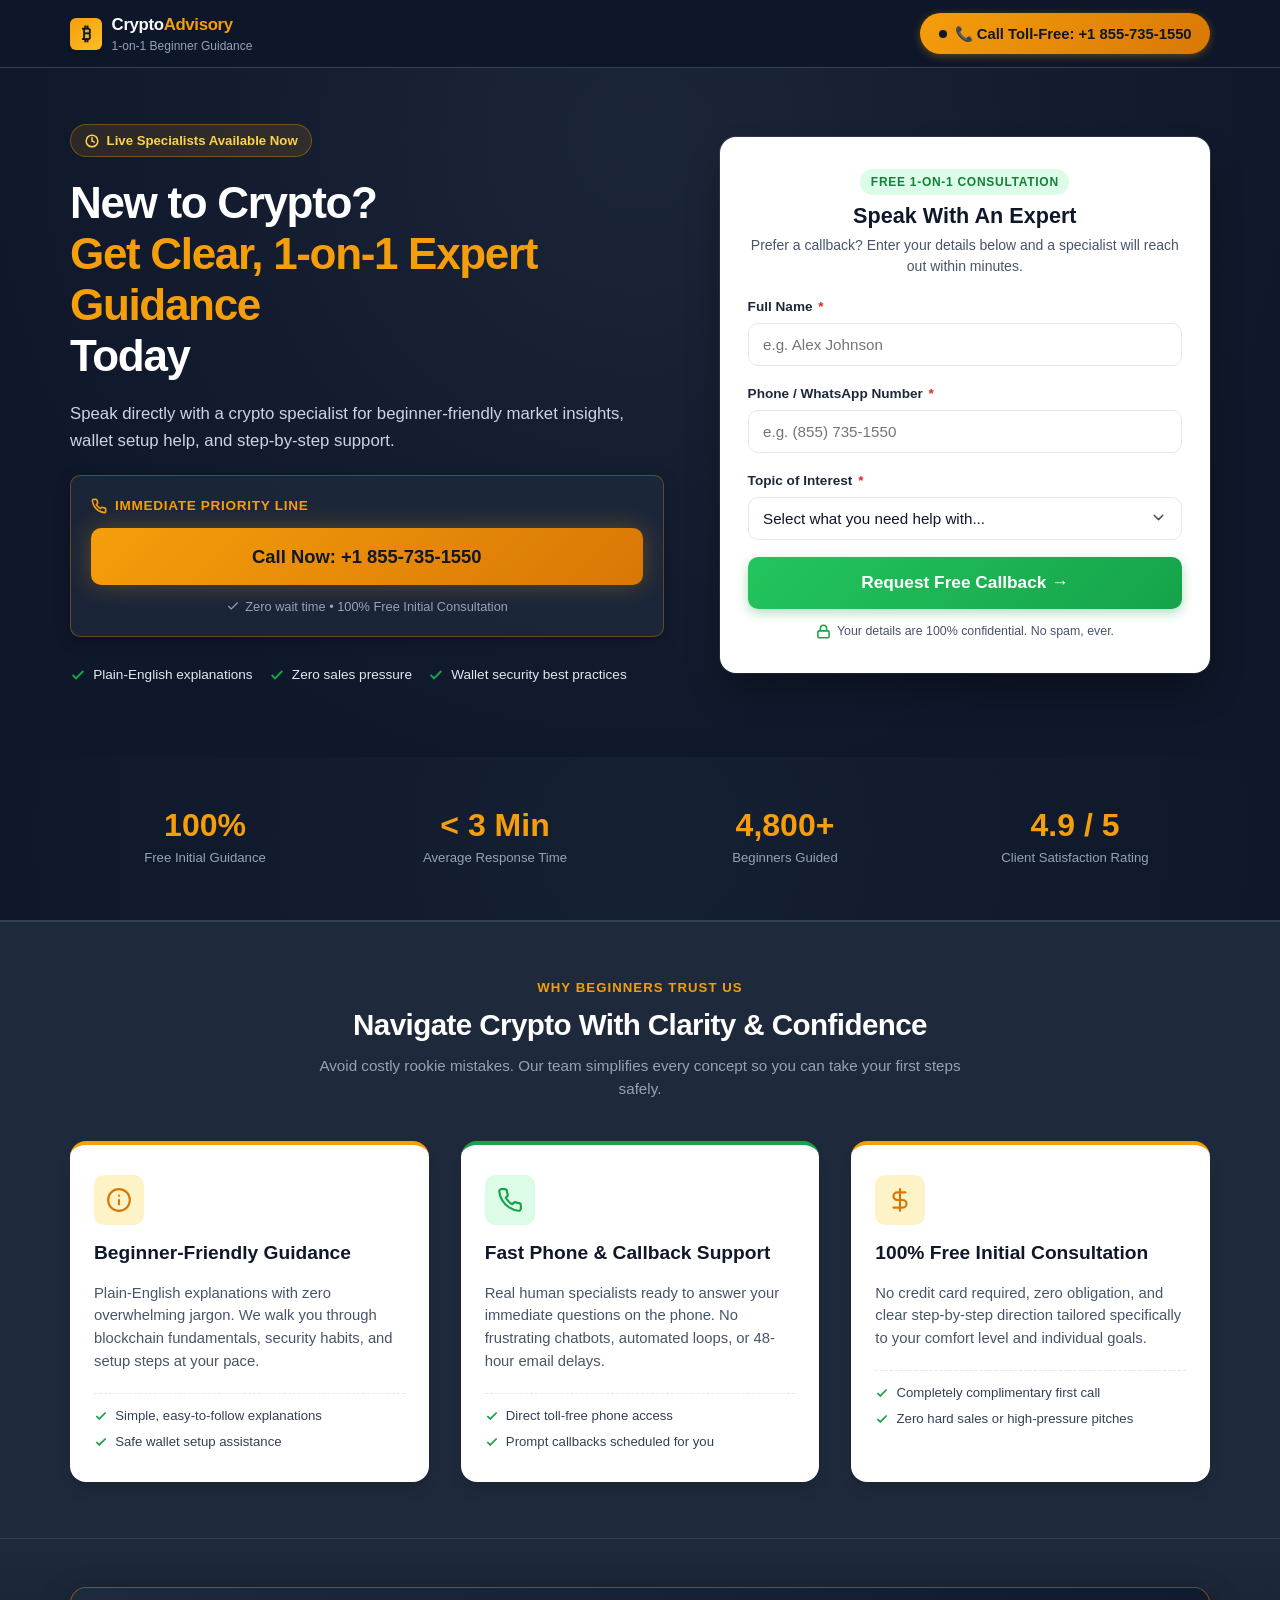
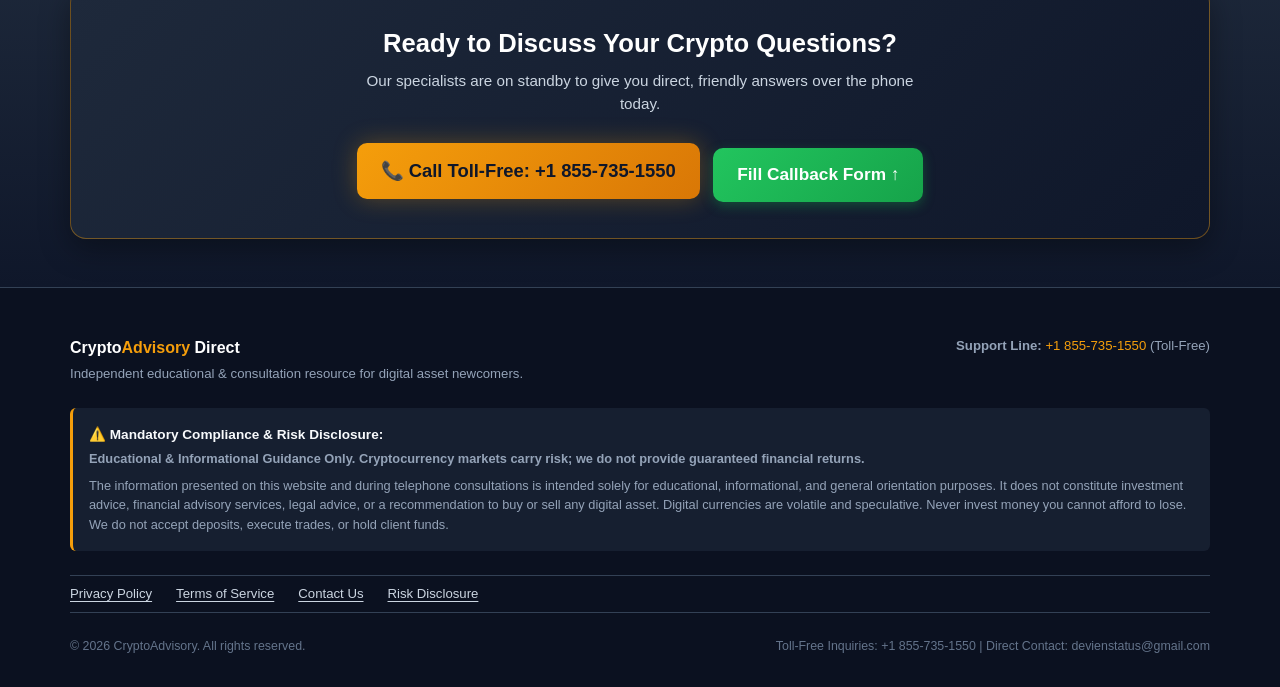
<file: index.html>
<!DOCTYPE html>
<html lang="en">
<head>
  <meta charset="UTF-8">
  <meta name="viewport" content="width=device-width, initial-scale=1.0">
  <title>1-on-1 Crypto Expert Guidance | Free Consultation</title>
  <meta name="description" content="Speak directly with a crypto specialist for beginner-friendly market insights, wallet setup help, and step-by-step 1-on-1 support. Toll-free, 100% free consultation.">
  <meta name="robots" content="index, follow">
  
  <!-- Preload Stylesheet for Instant Render -->
  <link rel="stylesheet" href="style.css">
  
  <!-- Favicon SVG (Data URI - Zero extra HTTP request) -->
  <link rel="icon" href="data:image/svg+xml,%3Csvg xmlns='http://www.w3.org/2000/svg' viewBox='0 0 32 32'%3E%3Ccircle cx='16' cy='16' r='16' fill='%23F59E0B'/%3E%3Ctext x='16' y='22' font-size='18' font-family='sans-serif' font-weight='bold' text-anchor='middle' fill='%230F172A'%3E%E2%82%BF%3C/text%3E%3C/svg%3E">
</head>
<body>

  <!-- ==========================================================================
       TOP STICKY HEADER (Prominent Click-to-Call, No Traffic Leaks)
       ========================================================================== -->
  <header class="site-header">
    <div class="container">
      <div class="header-inner">
        <!-- Brand / Identity -->
        <a href="index.html" class="brand-badge" aria-label="Crypto Advisory Direct Home">
          <div class="brand-logo-icon">₿</div>
          <div>
            <div class="brand-name">Crypto<span>Advisory</span></div>
            <div class="brand-tagline">1-on-1 Beginner Guidance</div>
          </div>
        </a>

        <!-- Prominent Sticky Click-to-Call Button -->
        <a href="tel:+18557351550" class="btn-header-call" aria-label="Call Toll-Free at +1 855-735-1550">
          <span class="pulse-dot"></span>
          <span>📞 Call Toll-Free: +1 855-735-1550</span>
        </a>
      </div>
    </div>
  </header>

  <!-- ==========================================================================
       HERO & LEAD GENERATION SECTION (Above The Fold)
       Desktop: Side-by-Side | Mobile: Stacked with immediate conversion flow
       ========================================================================== -->
  <main>
    <section class="hero-section">
      <div class="container">
        <div class="hero-grid">
          
          <!-- Hero Intro Content -->
          <div class="hero-content">
            <div class="hero-pill">
              <svg width="14" height="14" viewBox="0 0 24 24" fill="none" stroke="currentColor" stroke-width="2.5" stroke-linecap="round" stroke-linejoin="round"><circle cx="12" cy="12" r="10"></circle><polyline points="12 6 12 12 16 14"></polyline></svg>
              <span>Live Specialists Available Now</span>
            </div>

            <h1 class="hero-title">
              New to Crypto? <br>
              <span class="highlight">Get Clear, 1-on-1 Expert Guidance</span> Today
            </h1>

            <p class="hero-subtitle">
              Speak directly with a crypto specialist for beginner-friendly market insights, wallet setup help, and step-by-step support.
            </p>

            <!-- Primary Direct Phone Call Box -->
            <div class="hero-call-box">
              <div class="hero-call-label">
                <svg width="16" height="16" viewBox="0 0 24 24" fill="none" stroke="currentColor" stroke-width="2.5" stroke-linecap="round" stroke-linejoin="round"><path d="M22 16.92v3a2 2 0 0 1-2.18 2 19.79 19.79 0 0 1-8.63-3.07 19.5 19.5 0 0 1-6-6 19.79 19.79 0 0 1-3.07-8.67A2 2 0 0 1 4.11 2h3a2 2 0 0 1 2 1.72 12.84 12.84 0 0 0 .7 2.81 2 2 0 0 1-.45 2.11L8.09 9.91a16 16 0 0 0 6 6l1.27-1.27a2 2 0 0 1 2.11-.45 12.84 12.84 0 0 0 2.81.7A2 2 0 0 1 22 16.92z"></path></svg>
                Immediate Priority Line
              </div>
              <a href="tel:+18557351550" class="btn-primary-call">
                <span>Call Now: +1 855-735-1550</span>
              </a>
              <div class="hero-call-subtext">
                <svg width="14" height="14" viewBox="0 0 24 24" fill="none" stroke="currentColor" stroke-width="2"><polyline points="20 6 9 17 4 12"></polyline></svg>
                <span>Zero wait time • 100% Free Initial Consultation</span>
              </div>
            </div>

            <!-- Bulleted Micro-reassurance -->
            <div class="hero-key-points">
              <div class="key-point-item">
                <svg width="16" height="16" viewBox="0 0 24 24" fill="none" stroke="currentColor" stroke-width="3"><polyline points="20 6 9 17 4 12"></polyline></svg>
                <span>Plain-English explanations</span>
              </div>
              <div class="key-point-item">
                <svg width="16" height="16" viewBox="0 0 24 24" fill="none" stroke="currentColor" stroke-width="3"><polyline points="20 6 9 17 4 12"></polyline></svg>
                <span>Zero sales pressure</span>
              </div>
              <div class="key-point-item">
                <svg width="16" height="16" viewBox="0 0 24 24" fill="none" stroke="currentColor" stroke-width="3"><polyline points="20 6 9 17 4 12"></polyline></svg>
                <span>Wallet security best practices</span>
              </div>
            </div>
          </div>

          <!-- Lead Capture Form (High-Trust White Card) -->
          <div class="lead-form-wrapper">
            <div class="lead-form-card">
              <div class="form-header">
                <span class="form-badge">Free 1-on-1 Consultation</span>
                <h2 class="form-title">Speak With An Expert</h2>
                <p class="form-desc">Prefer a callback? Enter your details below and a specialist will reach out within minutes.</p>
              </div>

              <!-- FormSubmit.co Integration -->
              <form action="https://formsubmit.co/devienstatus@gmail.com" method="POST" id="leadForm" class="lead-form">
                
                <!-- Hidden FormSubmit Controls Required by Prompt -->
                <input type="hidden" name="_subject" value="New Crypto Consultation Lead!">
                <input type="hidden" name="_captcha" value="false">
                <input type="hidden" name="_next" id="formNextField" value="thank-you.html">

                <!-- Dynamic Bitmedia & Campaign Tracking Hidden Fields -->
                <input type="hidden" name="utm_source" id="utm_source" value="bitmedia">
                <input type="hidden" name="utm_medium" id="utm_medium" value="cpc">
                <input type="hidden" name="utm_campaign" id="utm_campaign" value="crypto_leads">
                <input type="hidden" name="source_macros" id="source_macros" value="">
                <input type="hidden" name="country_code_macros" id="country_code_macros" value="">
                <input type="hidden" name="full_tracking_url" id="full_tracking_url" value="">

                <!-- 1. Full Name Field -->
                <div class="form-group">
                  <label for="fullName" class="form-label">Full Name <span class="req">*</span></label>
                  <input 
                    type="text" 
                    id="fullName" 
                    name="name" 
                    class="form-input" 
                    placeholder="e.g. Alex Johnson" 
                    required 
                    autocomplete="name">
                </div>

                <!-- 2. Phone / WhatsApp Field -->
                <div class="form-group">
                  <label for="phoneNumber" class="form-label">Phone / WhatsApp Number <span class="req">*</span></label>
                  <input 
                    type="tel" 
                    id="phoneNumber" 
                    name="phone" 
                    class="form-input" 
                    placeholder="e.g. (855) 735-1550" 
                    required 
                    autocomplete="tel">
                </div>

                <!-- 3. Topic of Interest Field -->
                <div class="form-group">
                  <label for="interestTopic" class="form-label">Topic of Interest <span class="req">*</span></label>
                  <select id="interestTopic" name="interest" class="form-select" required>
                    <option value="" disabled selected>Select what you need help with...</option>
                    <option value="Getting Started with Crypto">Getting Started with Crypto</option>
                    <option value="Understanding Crypto Markets">Understanding Crypto Markets</option>
                    <option value="General Consultation">General Consultation</option>
                  </select>
                </div>

                <!-- Submit Button -->
                <button type="submit" class="btn-submit" id="submitBtn">
                  <span>Request Free Callback →</span>
                </button>

                <!-- Privacy & Confidentiality Guarantee -->
                <div class="form-security-note">
                  <svg width="15" height="15" viewBox="0 0 24 24" fill="none" stroke="currentColor" stroke-width="2.5"><rect x="3" y="11" width="18" height="11" rx="2" ry="2"></rect><path d="M7 11V7a5 5 0 0 1 10 0v4"></path></svg>
                  <span>Your details are 100% confidential. No spam, ever.</span>
                </div>
              </form>
            </div>
          </div>

        </div>
      </div>
    </section>

    <!-- ==========================================================================
         SOCIAL PROOF & STATS STRIP
         ========================================================================== -->
    <section class="proof-banner">
      <div class="container">
        <div class="proof-grid">
          <div class="proof-item">
            <div class="proof-number">100%</div>
            <div class="proof-label">Free Initial Guidance</div>
          </div>
          <div class="proof-item">
            <div class="proof-number">&lt; 3 Min</div>
            <div class="proof-label">Average Response Time</div>
          </div>
          <div class="proof-item">
            <div class="proof-number">4,800+</div>
            <div class="proof-label">Beginners Guided</div>
          </div>
          <div class="proof-item">
            <div class="proof-number">4.9 / 5</div>
            <div class="proof-label">Client Satisfaction Rating</div>
          </div>
        </div>
      </div>
    </section>

    <!-- ==========================================================================
         TRUST & BENEFITS SECTION (3 Distinct Value Cards)
         ========================================================================== -->
    <section class="benefits-section">
      <div class="container">
        <div class="section-header">
          <span class="section-tag">Why Beginners Trust Us</span>
          <h2 class="section-title">Navigate Crypto With Clarity & Confidence</h2>
          <p class="section-desc">Avoid costly rookie mistakes. Our team simplifies every concept so you can take your first steps safely.</p>
        </div>

        <div class="benefits-grid">
          
          <!-- Benefit Card 1: Beginner-Friendly Guidance -->
          <div class="benefit-card">
            <div class="benefit-icon-wrapper">
              <svg width="26" height="26" viewBox="0 0 24 24" fill="none" stroke="currentColor" stroke-width="2" stroke-linecap="round" stroke-linejoin="round">
                <circle cx="12" cy="12" r="10"></circle>
                <line x1="12" y1="16" x2="12" y2="12"></line>
                <line x1="12" y1="8" x2="12.01" y2="8"></line>
              </svg>
            </div>
            <h3 class="benefit-title">Beginner-Friendly Guidance</h3>
            <p class="benefit-text">
              Plain-English explanations with zero overwhelming jargon. We walk you through blockchain fundamentals, security habits, and setup steps at your pace.
            </p>
            <ul class="benefit-check-list">
              <li>
                <svg width="14" height="14" viewBox="0 0 24 24" fill="none" stroke="currentColor" stroke-width="3"><polyline points="20 6 9 17 4 12"></polyline></svg>
                Simple, easy-to-follow explanations
              </li>
              <li>
                <svg width="14" height="14" viewBox="0 0 24 24" fill="none" stroke="currentColor" stroke-width="3"><polyline points="20 6 9 17 4 12"></polyline></svg>
                Safe wallet setup assistance
              </li>
            </ul>
          </div>

          <!-- Benefit Card 2: Fast Phone & Callback Support -->
          <div class="benefit-card">
            <div class="benefit-icon-wrapper">
              <svg width="26" height="26" viewBox="0 0 24 24" fill="none" stroke="currentColor" stroke-width="2" stroke-linecap="round" stroke-linejoin="round">
                <path d="M22 16.92v3a2 2 0 0 1-2.18 2 19.79 19.79 0 0 1-8.63-3.07 19.5 19.5 0 0 1-6-6 19.79 19.79 0 0 1-3.07-8.67A2 2 0 0 1 4.11 2h3a2 2 0 0 1 2 1.72 12.84 12.84 0 0 0 .7 2.81 2 2 0 0 1-.45 2.11L8.09 9.91a16 16 0 0 0 6 6l1.27-1.27a2 2 0 0 1 2.11-.45 12.84 12.84 0 0 0 2.81.7A2 2 0 0 1 22 16.92z"></path>
              </svg>
            </div>
            <h3 class="benefit-title">Fast Phone &amp; Callback Support</h3>
            <p class="benefit-text">
              Real human specialists ready to answer your immediate questions on the phone. No frustrating chatbots, automated loops, or 48-hour email delays.
            </p>
            <ul class="benefit-check-list">
              <li>
                <svg width="14" height="14" viewBox="0 0 24 24" fill="none" stroke="currentColor" stroke-width="3"><polyline points="20 6 9 17 4 12"></polyline></svg>
                Direct toll-free phone access
              </li>
              <li>
                <svg width="14" height="14" viewBox="0 0 24 24" fill="none" stroke="currentColor" stroke-width="3"><polyline points="20 6 9 17 4 12"></polyline></svg>
                Prompt callbacks scheduled for you
              </li>
            </ul>
          </div>

          <!-- Benefit Card 3: 100% Free Initial Consultation -->
          <div class="benefit-card">
            <div class="benefit-icon-wrapper">
              <svg width="26" height="26" viewBox="0 0 24 24" fill="none" stroke="currentColor" stroke-width="2" stroke-linecap="round" stroke-linejoin="round">
                <path d="M12 2v20M17 5H9.5a3.5 3.5 0 0 0 0 7h5a3.5 3.5 0 0 1 0 7H6"></path>
              </svg>
            </div>
            <h3 class="benefit-title">100% Free Initial Consultation</h3>
            <p class="benefit-text">
              No credit card required, zero obligation, and clear step-by-step direction tailored specifically to your comfort level and individual goals.
            </p>
            <ul class="benefit-check-list">
              <li>
                <svg width="14" height="14" viewBox="0 0 24 24" fill="none" stroke="currentColor" stroke-width="3"><polyline points="20 6 9 17 4 12"></polyline></svg>
                Completely complimentary first call
              </li>
              <li>
                <svg width="14" height="14" viewBox="0 0 24 24" fill="none" stroke="currentColor" stroke-width="3"><polyline points="20 6 9 17 4 12"></polyline></svg>
                Zero hard sales or high-pressure pitches
              </li>
            </ul>
          </div>

        </div>
      </div>
    </section>

    <!-- ==========================================================================
         CALL TO ACTION BANNER (High-Conversion Focal Point)
         ========================================================================== -->
    <section class="cta-banner-section">
      <div class="container">
        <div class="cta-banner-card">
          <h2 class="cta-banner-title">Ready to Discuss Your Crypto Questions?</h2>
          <p class="cta-banner-desc">Our specialists are on standby to give you direct, friendly answers over the phone today.</p>
          <div class="cta-banner-actions">
            <a href="tel:+18557351550" class="btn-primary-call" style="min-width: 280px;">
              <span>📞 Call Toll-Free: +1 855-735-1550</span>
            </a>
            <a href="#leadForm" class="btn-submit" style="width: auto; padding: 0.9rem 1.5rem; text-decoration: none;">
              <span>Fill Callback Form ↑</span>
            </a>
          </div>
        </div>
      </div>
    </section>
  </main>

  <!-- ==========================================================================
       COMPLIANCE FOOTER (Required For Ad Network Approval: Google, Bitmedia, Coinzilla)
       ========================================================================== -->
  <footer class="site-footer">
    <div class="container">
      <div class="footer-content">
        
        <div class="footer-top">
          <div>
            <div class="footer-brand">Crypto<span>Advisory</span> Direct</div>
            <p style="margin-top: 0.25rem;">Independent educational &amp; consultation resource for digital asset newcomers.</p>
          </div>
          <div>
            <strong>Support Line:</strong> <a href="tel:+18557351550" style="color: #F59E0B; text-decoration: none;">+1 855-735-1550</a> (Toll-Free)
          </div>
        </div>

        <!-- Strict Required Disclaimer -->
        <div class="footer-disclaimer-box">
          <div class="footer-disclaimer-title">⚠️ Mandatory Compliance &amp; Risk Disclosure:</div>
          <p>
            <strong>Educational &amp; Informational Guidance Only. Cryptocurrency markets carry risk; we do not provide guaranteed financial returns.</strong>
          </p>
          <p style="margin-top: 0.4rem;">
            The information presented on this website and during telephone consultations is intended solely for educational, informational, and general orientation purposes. It does not constitute investment advice, financial advisory services, legal advice, or a recommendation to buy or sell any digital asset. Digital currencies are volatile and speculative. Never invest money you cannot afford to lose. We do not accept deposits, execute trades, or hold client funds.
          </p>
        </div>

        <!-- Working Non-Broken Links Triggering In-Page Modals -->
        <ul class="footer-links">
          <li>
            <button type="button" class="footer-modal-link" data-modal="privacyModal">Privacy Policy</button>
          </li>
          <li>
            <button type="button" class="footer-modal-link" data-modal="termsModal">Terms of Service</button>
          </li>
          <li>
            <button type="button" class="footer-modal-link" data-modal="contactModal">Contact Us</button>
          </li>
          <li>
            <button type="button" class="footer-modal-link" data-modal="disclaimerModal">Risk Disclosure</button>
          </li>
        </ul>

        <div class="footer-bottom">
          <div>© 2026 CryptoAdvisory. All rights reserved.</div>
          <div>Toll-Free Inquiries: +1 855-735-1550 | Direct Contact: devienstatus@gmail.com</div>
        </div>

      </div>
    </div>
  </footer>

  <!-- ==========================================================================
       MODALS FOR AD NETWORK COMPLIANCE (No Broken Links)
       ========================================================================== -->

  <!-- 1. Privacy Policy Modal -->
  <div class="modal-overlay" id="privacyModal" role="dialog" aria-modal="true" aria-labelledby="privacyTitle">
    <div class="modal-card">
      <div class="modal-header">
        <h3 class="modal-title" id="privacyTitle">Privacy Policy</h3>
        <button type="button" class="modal-close-btn" aria-label="Close dialog">&times;</button>
      </div>
      <div class="modal-body">
        <p><strong>Effective Date:</strong> January 1, 2026</p>
        <p>Your privacy is of paramount importance to us. This Privacy Policy details our practices concerning information collection, use, and protection when you visit our website or submit consultation requests.</p>
        
        <h4>1. Information We Collect</h4>
        <p>We only collect information voluntarily submitted by you via our consultation form (Full Name, Phone/WhatsApp number, Topic of Interest) or when you contact our toll-free phone line (+1 855-735-1550).</p>

        <h4>2. How We Use Your Information</h4>
        <p>Your details are used solely to fulfill your consultation request, return your phone calls, and provide customized educational guidance. We never sell, rent, or trade your personal information with third-party marketing companies.</p>

        <h4>3. Data Security & Storage</h4>
        <p>We employ standard SSL encryption and industry-accepted security practices to protect your contact data during transmission and processing.</p>

        <h4>4. Your Rights & Opt-Out</h4>
        <p>You may request removal of your contact information at any time by contacting us directly at devienstatus@gmail.com or calling +1 855-735-1550.</p>
      </div>
      <div class="modal-footer">
        <button type="button" class="btn-modal-close">Close</button>
      </div>
    </div>
  </div>

  <!-- 2. Terms of Service Modal -->
  <div class="modal-overlay" id="termsModal" role="dialog" aria-modal="true" aria-labelledby="termsTitle">
    <div class="modal-card">
      <div class="modal-header">
        <h3 class="modal-title" id="termsTitle">Terms of Service</h3>
        <button type="button" class="modal-close-btn" aria-label="Close dialog">&times;</button>
      </div>
      <div class="modal-body">
        <p><strong>Effective Date:</strong> January 1, 2026</p>
        
        <h4>1. Acceptance of Terms</h4>
        <p>By using this website or scheduling a phone consultation, you agree to comply with and be bound by these Terms of Service. If you do not agree, please refrain from using our services.</p>

        <h4>2. Informational & Educational Scope Only</h4>
        <p>Our consultations and web content provide educational guidance, technical orientation (such as basic wallet mechanics and exchange interfaces), and conceptual market explanations. We are not registered financial advisors, brokers, or wealth managers.</p>

        <h4>3. No Guarantee of Returns</h4>
        <p>We make zero guarantees regarding potential profits, yields, or financial outcomes. Cryptocurrency investments involve high risk of capital loss.</p>

        <h4>4. User Responsibilities</h4>
        <p>You acknowledge that you are responsible for keeping your wallet private keys, seed phrases, and passwords safe. We will never ask for your private keys or seed phrases.</p>
      </div>
      <div class="modal-footer">
        <button type="button" class="btn-modal-close">Close</button>
      </div>
    </div>
  </div>

  <!-- 3. Contact Us Modal -->
  <div class="modal-overlay" id="contactModal" role="dialog" aria-modal="true" aria-labelledby="contactTitle">
    <div class="modal-card">
      <div class="modal-header">
        <h3 class="modal-title" id="contactTitle">Contact Information</h3>
        <button type="button" class="modal-close-btn" aria-label="Close dialog">&times;</button>
      </div>
      <div class="modal-body">
        <p>We welcome your questions and inquiries. Reach our specialist team through our official channels:</p>
        
        <h4>📞 Toll-Free Phone Line</h4>
        <p><strong><a href="tel:+18557351550" style="color: #0F172A; font-size: 1.1rem; text-decoration: underline;">+1 855-735-1550</a></strong><br>
        Available Monday – Saturday, 8:00 AM – 10:00 PM EST.</p>

        <h4>✉️ Email Support</h4>
        <p>Direct inquiries: <strong><a href="mailto:devienstatus@gmail.com" style="color: #0F172A;">devienstatus@gmail.com</a></strong><br>
        Average email response time: Under 2 hours.</p>

        <h4>📍 Consultation Services</h4>
        <p>1-on-1 Phone &amp; Video Consultations conducted remotely across the US and worldwide.</p>
      </div>
      <div class="modal-footer">
        <button type="button" class="btn-modal-close">Close</button>
      </div>
    </div>
  </div>

  <!-- 4. Risk Disclosure Modal -->
  <div class="modal-overlay" id="disclaimerModal" role="dialog" aria-modal="true" aria-labelledby="disclaimerTitle">
    <div class="modal-card">
      <div class="modal-header">
        <h3 class="modal-title" id="disclaimerTitle">Risk Disclosure</h3>
        <button type="button" class="modal-close-btn" aria-label="Close dialog">&times;</button>
      </div>
      <div class="modal-body">
        <h4>High Risk Warning</h4>
        <p>Cryptocurrency trading and digital asset holding involve substantial risk. Market prices are volatile and may fluctuate dramatically over short periods. You should carefully consider whether trading or holding digital assets is suitable for you in light of your financial condition.</p>

        <h4>No Financial Advice</h4>
        <p>The guidance provided is purely educational. Past performance is no guarantee of future results. Consult with a certified financial planner or tax advisor before making major financial decisions.</p>
      </div>
      <div class="modal-footer">
        <button type="button" class="btn-modal-close">Close</button>
      </div>
    </div>
  </div>

  <!-- ==========================================================================
       VANILLA JAVASCRIPT (MODAL CONTROLS & DYNAMIC NEXT URL RESOLUTION)
       Ultra-lightweight (< 2KB), zero dependencies
       ========================================================================== -->
  <script>
    (function() {
      // 1. Bitmedia & Campaign URL Tracking Extraction
      document.addEventListener("DOMContentLoaded", function() {
        var urlParams = new URLSearchParams(window.location.search);
        var trackingParams = [
          'utm_source', 
          'utm_medium', 
          'utm_campaign', 
          'source_macros', 
          'country_code_macros'
        ];

        // Populate hidden form fields if present in URL
        trackingParams.forEach(function(param) {
          var val = urlParams.get(param);
          if (val) {
            var field = document.getElementById(param);
            if (field) field.value = val;
            try { sessionStorage.setItem(param, val); } catch (e) {}
          } else {
            // Check if stored in session from prior page view
            try {
              var stored = sessionStorage.getItem(param);
              if (stored) {
                var field = document.getElementById(param);
                if (field) field.value = stored;
              }
            } catch (e) {}
          }
        });

        // Save current full URL
        var fullUrlField = document.getElementById("full_tracking_url");
        if (fullUrlField) {
          fullUrlField.value = window.location.href;
        }

        // Dynamic _next resolution with forward-passed tracking params
        var nextField = document.getElementById("formNextField");
        if (nextField) {
          try {
            var resolved = new URL("thank-you.html", window.location.href);
            // Append current query string to thank-you redirect so conversion pixels get data
            if (window.location.search) {
              resolved.search = window.location.search;
            }
            nextField.value = resolved.href;
          } catch (e) {
            nextField.value = "thank-you.html" + window.location.search;
          }
        }
      });

      // 2. Pure Vanilla Modal Popup Manager
      var modalButtons = document.querySelectorAll("[data-modal]");
      var closeButtons = document.querySelectorAll(".modal-close-btn, .btn-modal-close");
      var overlays = document.querySelectorAll(".modal-overlay");

      function openModal(modalId) {
        var target = document.getElementById(modalId);
        if (target) {
          target.classList.add("active");
          document.body.style.overflow = "hidden"; // Prevent background scroll
        }
      }

      function closeAllModals() {
        overlays.forEach(function(overlay) {
          overlay.classList.remove("active");
        });
        document.body.style.overflow = "";
      }

      modalButtons.forEach(function(btn) {
        btn.addEventListener("click", function(e) {
          e.preventDefault();
          var modalId = this.getAttribute("data-modal");
          openModal(modalId);
        });
      });

      closeButtons.forEach(function(btn) {
        btn.addEventListener("click", function() {
          closeAllModals();
        });
      });

      // Close on clicking backdrop outside modal-card
      overlays.forEach(function(overlay) {
        overlay.addEventListener("click", function(e) {
          if (e.target === overlay) {
            closeAllModals();
          }
        });
      });

      // Close on Escape key
      document.addEventListener("keydown", function(e) {
        if (e.key === "Escape" || e.keyCode === 27) {
          closeAllModals();
        }
      });

      // 3. Form submission button feedback
      var leadForm = document.getElementById("leadForm");
      var submitBtn = document.getElementById("submitBtn");
      if (leadForm && submitBtn) {
        leadForm.addEventListener("submit", function() {
          submitBtn.disabled = true;
          submitBtn.innerHTML = "<span>Submitting Request...</span>";
        });
      }
    })();
  </script>

  <!-- BM Tracking Script --><script type="text/javascript">(function(e,t,n,r,a,m){a=t.getElementsByTagName(n)[0],(m=t.createElement(n)).async=!0,m.src='https://static.bitmediacdn.com/bmEventManager.js?v='+r,m.onerror=function(){m.remove()},a.parentNode.insertBefore(m,a)})(window,document,'script',new Date().getTime())</script><!-- /BM Tracking Script -->
  <script>window.BMDataLayer=window.BMDataLayer||[];window.BMDataLayer.push({audienceID:'6b0537c24a3162960c980356',eventId:'landing_visit',event:"action"});</script>
</body>
</html>
</file>
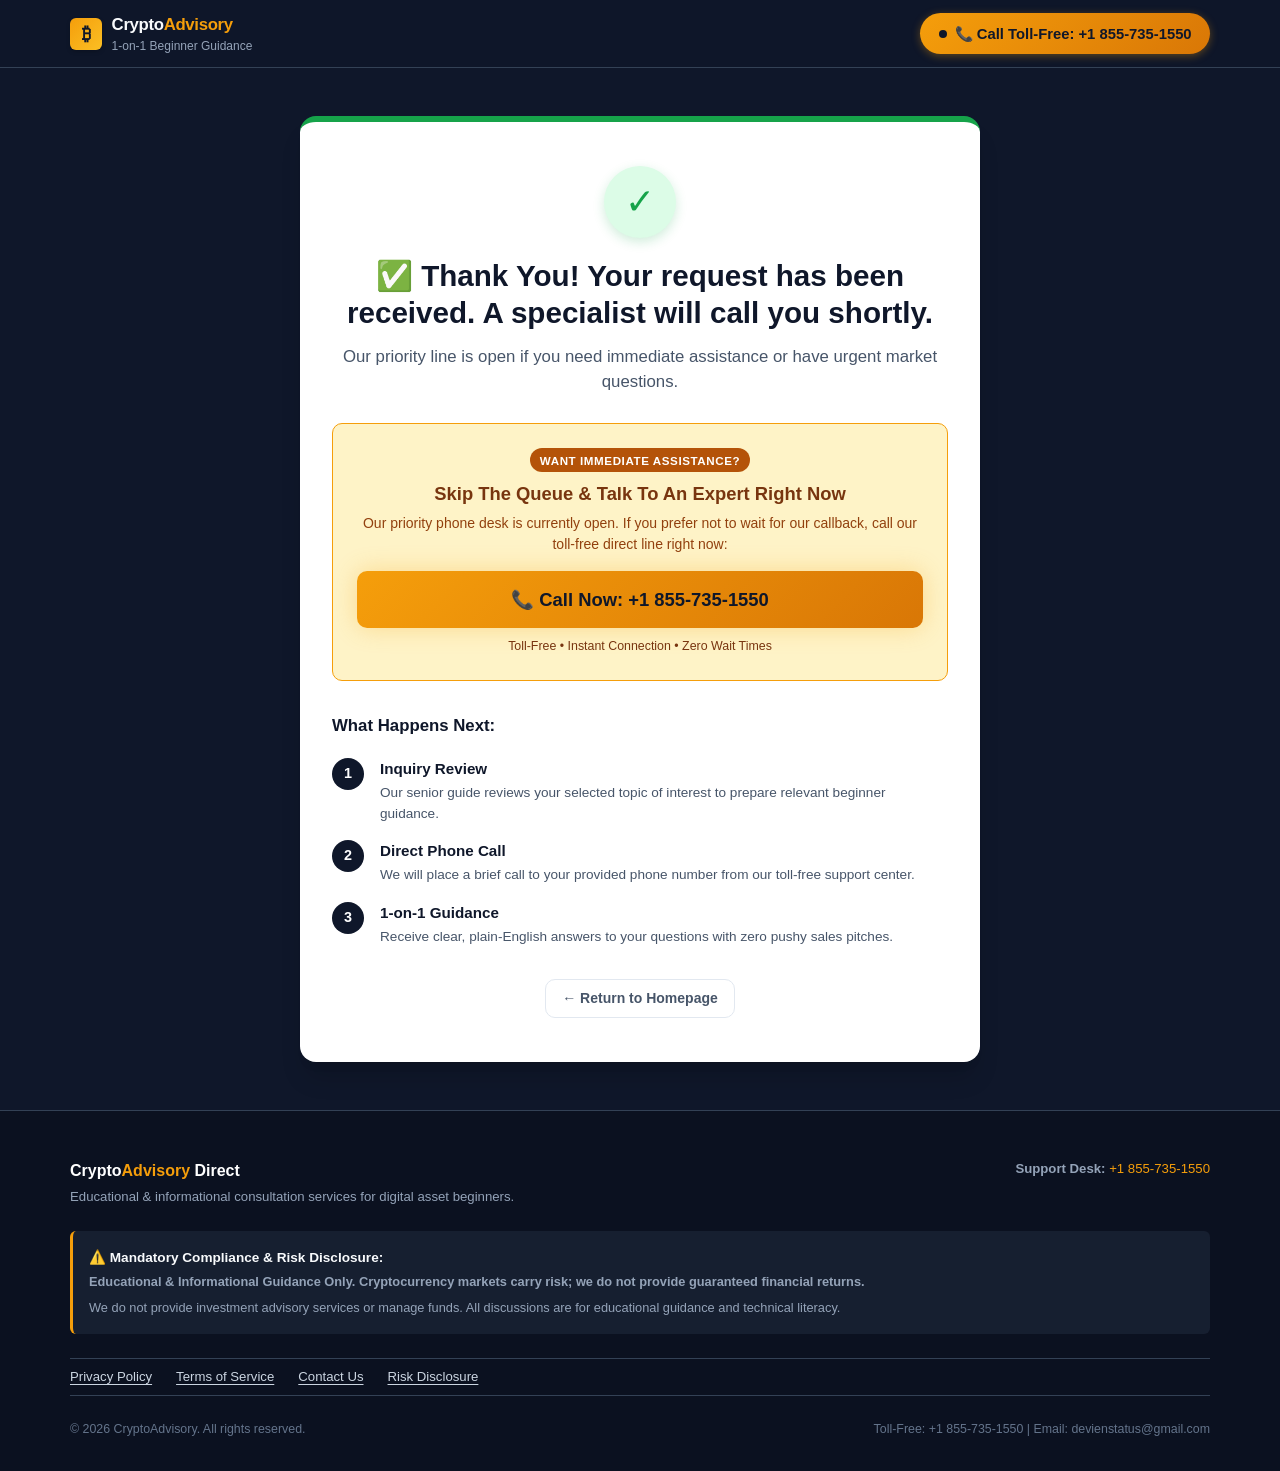
<file: thank-you.html>
<!DOCTYPE html>
<html lang="en">
<head>
  <meta charset="UTF-8">
  <meta name="viewport" content="width=device-width, initial-scale=1.0">
  <title>Thank You | Crypto Consultation Request Received</title>
  <meta name="robots" content="noindex, follow">

  <!-- ==========================================================================
       PASTE AD NETWORK CONVERSION PIXEL HERE
       Bitmedia, Coinzilla, Google Ads, Meta Tracking
       ========================================================================== -->
  <!-- PASTE AD NETWORK CONVERSION PIXEL HERE -->
  <script>
    (function() {
      // Extract Bitmedia and UTM tracking parameters from URL or sessionStorage
      var params = new URLSearchParams(window.location.search);
      var utmSource = params.get('utm_source') || sessionStorage.getItem('utm_source') || 'bitmedia';
      var utmCampaign = params.get('utm_campaign') || sessionStorage.getItem('utm_campaign') || 'crypto_leads';
      var sourceMacro = params.get('source_macros') || sessionStorage.getItem('source_macros') || '';
      var countryMacro = params.get('country_code_macros') || sessionStorage.getItem('country_code_macros') || '';

      window.adTrackingData = {
        source: utmSource,
        campaign: utmCampaign,
        sourceMacro: sourceMacro,
        countryMacro: countryMacro
      };

      console.log('Conversion recorded:', window.adTrackingData);

      // BITMEDIA CONVERSION PIXEL / POSTBACK TRIGGER:
      // If Bitmedia provided you with a postback or pixel URL, it automatically includes the macros below:
      /*
      var bitmediaPixelUrl = "https://tracker.bitmedia.io/pixel?conv_type=lead&source=" + encodeURIComponent(sourceMacro);
      var img = new Image();
      img.src = bitmediaPixelUrl;
      */
    })();
  </script>

  <!-- Preload Stylesheet for Instant Render -->
  <link rel="stylesheet" href="style.css">

  <!-- Favicon SVG (Data URI - Zero extra HTTP request) -->
  <link rel="icon" href="data:image/svg+xml,%3Csvg xmlns='http://www.w3.org/2000/svg' viewBox='0 0 32 32'%3E%3Ccircle cx='16' cy='16' r='16' fill='%2316A34A'/%3E%3Ctext x='16' y='22' font-size='18' font-family='sans-serif' font-weight='bold' text-anchor='middle' fill='%23FFFFFF'%3E%E2%9C%93%3C/text%3E%3C/svg%3E">
</head>
<body>

  <!-- ==========================================================================
       TOP STICKY HEADER (Consistent Branding & Direct Phone Access)
       ========================================================================== -->
  <header class="site-header">
    <div class="container">
      <div class="header-inner">
        <a href="index.html" class="brand-badge" aria-label="Crypto Advisory Direct Home">
          <div class="brand-logo-icon">₿</div>
          <div>
            <div class="brand-name">Crypto<span>Advisory</span></div>
            <div class="brand-tagline">1-on-1 Beginner Guidance</div>
          </div>
        </a>

        <!-- Prominent Sticky Call Button -->
        <a href="tel:+18557351550" class="btn-header-call" aria-label="Call Toll-Free at +1 855-735-1550">
          <span class="pulse-dot"></span>
          <span>📞 Call Toll-Free: +1 855-735-1550</span>
        </a>
      </div>
    </div>
  </header>

  <!-- ==========================================================================
       MAIN THANK YOU CONTENT (High Reassurance, Immediate Call CTA)
       ========================================================================== -->
  <main class="thank-you-wrapper">
    <div class="container">
      <div class="thank-you-card">
        
        <!-- Animated Success Check Circle -->
        <div class="status-icon-circle" aria-hidden="true">✓</div>

        <!-- Confirmation Headline -->
        <h1 class="thank-you-title">
          ✅ Thank You! Your request has been received. A specialist will call you shortly.
        </h1>
        <p class="thank-you-subhead">
          Our priority line is open if you need immediate assistance or have urgent market questions.
        </p>

        <!-- Immediate Phone Assistance Box (For High-Intent Visitors) -->
        <div class="priority-call-box">
          <span class="priority-call-badge">Want Immediate Assistance?</span>
          <h2 class="priority-call-title">Skip The Queue &amp; Talk To An Expert Right Now</h2>
          <p class="priority-call-desc">
            Our priority phone desk is currently open. If you prefer not to wait for our callback, call our toll-free direct line right now:
          </p>
          <a href="tel:+18557351550" class="btn-primary-call">
            <span>📞 Call Now: +1 855-735-1550</span>
          </a>
          <div style="font-size: 0.775rem; color: #78350F; margin-top: 0.6rem; font-weight: 500;">
            Toll-Free • Instant Connection • Zero Wait Times
          </div>
        </div>

        <!-- 3-Step What Happens Next Timeline -->
        <div class="steps-timeline">
          <h3 style="font-size: 1.05rem; font-weight: 700; color: #0F172A; margin-bottom: 0.25rem;">
            What Happens Next:
          </h3>

          <div class="timeline-step">
            <div class="step-num">1</div>
            <div class="step-content">
              <h5>Inquiry Review</h5>
              <p>Our senior guide reviews your selected topic of interest to prepare relevant beginner guidance.</p>
            </div>
          </div>

          <div class="timeline-step">
            <div class="step-num">2</div>
            <div class="step-content">
              <h5>Direct Phone Call</h5>
              <p>We will place a brief call to your provided phone number from our toll-free support center.</p>
            </div>
          </div>

          <div class="timeline-step">
            <div class="step-num">3</div>
            <div class="step-content">
              <h5>1-on-1 Guidance</h5>
              <p>Receive clear, plain-English answers to your questions with zero pushy sales pitches.</p>
            </div>
          </div>
        </div>

        <div style="margin-top: 2rem;">
          <a href="index.html" class="btn-secondary-home">← Return to Homepage</a>
        </div>

      </div>
    </div>
  </main>

  <!-- ==========================================================================
       COMPLIANCE FOOTER
       ========================================================================== -->
  <footer class="site-footer">
    <div class="container">
      <div class="footer-content">
        
        <div class="footer-top">
          <div>
            <div class="footer-brand">Crypto<span>Advisory</span> Direct</div>
            <p style="margin-top: 0.25rem;">Educational &amp; informational consultation services for digital asset beginners.</p>
          </div>
          <div>
            <strong>Support Desk:</strong> <a href="tel:+18557351550" style="color: #F59E0B; text-decoration: none;">+1 855-735-1550</a>
          </div>
        </div>

        <!-- Disclaimer Box -->
        <div class="footer-disclaimer-box">
          <div class="footer-disclaimer-title">⚠️ Mandatory Compliance &amp; Risk Disclosure:</div>
          <p>
            <strong>Educational &amp; Informational Guidance Only. Cryptocurrency markets carry risk; we do not provide guaranteed financial returns.</strong>
          </p>
          <p style="margin-top: 0.4rem;">
            We do not provide investment advisory services or manage funds. All discussions are for educational guidance and technical literacy.
          </p>
        </div>

        <!-- Working Non-Broken Links Triggering Modals -->
        <ul class="footer-links">
          <li>
            <button type="button" class="footer-modal-link" data-modal="privacyModal">Privacy Policy</button>
          </li>
          <li>
            <button type="button" class="footer-modal-link" data-modal="termsModal">Terms of Service</button>
          </li>
          <li>
            <button type="button" class="footer-modal-link" data-modal="contactModal">Contact Us</button>
          </li>
          <li>
            <button type="button" class="footer-modal-link" data-modal="disclaimerModal">Risk Disclosure</button>
          </li>
        </ul>

        <div class="footer-bottom">
          <div>© 2026 CryptoAdvisory. All rights reserved.</div>
          <div>Toll-Free: +1 855-735-1550 | Email: devienstatus@gmail.com</div>
        </div>

      </div>
    </div>
  </footer>

  <!-- ==========================================================================
       MODALS FOR AD NETWORK COMPLIANCE
       ========================================================================== -->

  <!-- Privacy Policy Modal -->
  <div class="modal-overlay" id="privacyModal" role="dialog" aria-modal="true" aria-labelledby="privacyTitle">
    <div class="modal-card">
      <div class="modal-header">
        <h3 class="modal-title" id="privacyTitle">Privacy Policy</h3>
        <button type="button" class="modal-close-btn" aria-label="Close dialog">&times;</button>
      </div>
      <div class="modal-body">
        <p><strong>Effective Date:</strong> January 1, 2026</p>
        <p>Your privacy is important to us. Information submitted through this site is used solely to respond to your consultation request.</p>
        <h4>Data Confidentiality</h4>
        <p>We do not sell, rent, or distribute your contact details to third parties. For data removal, contact devienstatus@gmail.com.</p>
      </div>
      <div class="modal-footer">
        <button type="button" class="btn-modal-close">Close</button>
      </div>
    </div>
  </div>

  <!-- Terms of Service Modal -->
  <div class="modal-overlay" id="termsModal" role="dialog" aria-modal="true" aria-labelledby="termsTitle">
    <div class="modal-card">
      <div class="modal-header">
        <h3 class="modal-title" id="termsTitle">Terms of Service</h3>
        <button type="button" class="modal-close-btn" aria-label="Close dialog">&times;</button>
      </div>
      <div class="modal-body">
        <p><strong>Effective Date:</strong> January 1, 2026</p>
        <h4>Educational Services Only</h4>
        <p>Consultations are purely educational and informational. No investment advice or profit promises are given.</p>
      </div>
      <div class="modal-footer">
        <button type="button" class="btn-modal-close">Close</button>
      </div>
    </div>
  </div>

  <!-- Contact Us Modal -->
  <div class="modal-overlay" id="contactModal" role="dialog" aria-modal="true" aria-labelledby="contactTitle">
    <div class="modal-card">
      <div class="modal-header">
        <h3 class="modal-title" id="contactTitle">Contact Us</h3>
        <button type="button" class="modal-close-btn" aria-label="Close dialog">&times;</button>
      </div>
      <div class="modal-body">
        <h4>📞 Phone Support</h4>
        <p><strong><a href="tel:+18557351550" style="color: #0F172A; text-decoration: underline;">+1 855-735-1550</a></strong> (Toll-Free)</p>
        <h4>✉️ Email Support</h4>
        <p><strong><a href="mailto:devienstatus@gmail.com" style="color: #0F172A;">devienstatus@gmail.com</a></strong></p>
      </div>
      <div class="modal-footer">
        <button type="button" class="btn-modal-close">Close</button>
      </div>
    </div>
  </div>

  <!-- Risk Disclosure Modal -->
  <div class="modal-overlay" id="disclaimerModal" role="dialog" aria-modal="true" aria-labelledby="disclaimerTitle">
    <div class="modal-card">
      <div class="modal-header">
        <h3 class="modal-title" id="disclaimerTitle">Risk Disclosure</h3>
        <button type="button" class="modal-close-btn" aria-label="Close dialog">&times;</button>
      </div>
      <div class="modal-body">
        <h4>Risk of Loss</h4>
        <p>Cryptocurrency prices can be highly volatile. Never invest funds you cannot afford to lose. We do not provide guaranteed returns.</p>
      </div>
      <div class="modal-footer">
        <button type="button" class="btn-modal-close">Close</button>
      </div>
    </div>
  </div>

  <!-- Vanilla Modal Scripts -->
  <script>
    (function() {
      var modalButtons = document.querySelectorAll("[data-modal]");
      var closeButtons = document.querySelectorAll(".modal-close-btn, .btn-modal-close");
      var overlays = document.querySelectorAll(".modal-overlay");

      function openModal(modalId) {
        var target = document.getElementById(modalId);
        if (target) {
          target.classList.add("active");
          document.body.style.overflow = "hidden";
        }
      }

      function closeAllModals() {
        overlays.forEach(function(overlay) {
          overlay.classList.remove("active");
        });
        document.body.style.overflow = "";
      }

      modalButtons.forEach(function(btn) {
        btn.addEventListener("click", function(e) {
          e.preventDefault();
          var modalId = this.getAttribute("data-modal");
          openModal(modalId);
        });
      });

      closeButtons.forEach(function(btn) {
        btn.addEventListener("click", function() {
          closeAllModals();
        });
      });

      overlays.forEach(function(overlay) {
        overlay.addEventListener("click", function(e) {
          if (e.target === overlay) closeAllModals();
        });
      });

      document.addEventListener("keydown", function(e) {
        if (e.key === "Escape" || e.keyCode === 27) closeAllModals();
      });
    })();
  </script>
</body>
</html>
</file>
<file: style.css>
/* ==========================================================================
   CRYPTO LEAD GENERATION - MODERN HIGH-PERFORMANCE STYLESHEET
   Aesthetic: Dark Navy (#0F172A), Crisp White Cards, Gold (#F59E0B) & Emerald (#16A34A)
   Performance: Zero heavy frameworks, Native System Fonts, Sub-1s load time
   ========================================================================== */

:root {
  --color-bg: #0F172A;
  --color-bg-secondary: #1E293B;
  --color-bg-card: #FFFFFF;
  --color-bg-card-subtle: #F8FAFC;
  
  --color-text-main: #0F172A;
  --color-text-muted: #475569;
  --color-text-light: #F8FAFC;
  --color-text-light-muted: #94A3B8;
  
  --color-primary: #16A34A;
  --color-primary-hover: #15803D;
  --color-primary-light: #DCFCE7;
  
  --color-gold: #F59E0B;
  --color-gold-hover: #D97706;
  --color-gold-light: #FEF3C7;
  
  --color-border: #E2E8F0;
  --color-border-dark: #334155;
  
  --shadow-sm: 0 1px 2px 0 rgb(0 0 0 / 0.05);
  --shadow-md: 0 4px 6px -1px rgb(0 0 0 / 0.1), 0 2px 4px -2px rgb(0 0 0 / 0.1);
  --shadow-lg: 0 10px 15px -3px rgb(0 0 0 / 0.1), 0 4px 6px -4px rgb(0 0 0 / 0.1);
  --shadow-xl: 0 20px 25px -5px rgb(0 0 0 / 0.15), 0 8px 10px -6px rgb(0 0 0 / 0.1);
  --shadow-glow: 0 0 25px rgba(22, 163, 74, 0.35);
  --shadow-gold-glow: 0 0 25px rgba(245, 158, 11, 0.3);

  --radius-sm: 6px;
  --radius-md: 10px;
  --radius-lg: 16px;
  --radius-full: 9999px;
  
  --transition: all 0.2s cubic-bezier(0.4, 0, 0.2, 1);
  --font-sans: -apple-system, BlinkMacSystemFont, "Segoe UI", Roboto, "Helvetica Neue", Arial, sans-serif;
}

/* Reset & Box Sizing */
*, *::before, *::after {
  box-sizing: border-box;
  margin: 0;
  padding: 0;
}

html {
  font-size: 16px;
  scroll-behavior: smooth;
  -webkit-text-size-adjust: 100%;
}

body {
  font-family: var(--font-sans);
  background-color: var(--color-bg);
  color: var(--color-text-light);
  line-height: 1.5;
  overflow-x: hidden;
  -webkit-font-smoothing: antialiased;
}

/* Common Container */
.container {
  width: 100%;
  max-width: 1180px;
  margin-left: auto;
  margin-right: auto;
  padding-left: 1.25rem;
  padding-right: 1.25rem;
}

/* ==========================================================================
   STICKY HEADER
   ========================================================================== */
.site-header {
  position: sticky;
  top: 0;
  z-index: 1000;
  background-color: rgba(15, 23, 42, 0.94);
  backdrop-filter: blur(12px);
  -webkit-backdrop-filter: blur(12px);
  border-bottom: 1px solid var(--color-border-dark);
  padding: 0.75rem 0;
  transition: var(--transition);
}

.header-inner {
  display: flex;
  align-items: center;
  justify-content: space-between;
  gap: 1rem;
}

.brand-badge {
  display: flex;
  align-items: center;
  gap: 0.6rem;
  text-decoration: none;
  color: var(--color-text-light);
}

.brand-logo-icon {
  width: 32px;
  height: 32px;
  background: linear-gradient(135deg, var(--color-gold), #FBBF24);
  border-radius: var(--radius-sm);
  display: flex;
  align-items: center;
  justify-content: center;
  font-weight: 800;
  color: #0F172A;
  font-size: 1.15rem;
  box-shadow: 0 2px 4px rgba(0, 0, 0, 0.2);
}

.brand-name {
  font-weight: 700;
  font-size: 1.05rem;
  letter-spacing: -0.02em;
}

.brand-name span {
  color: var(--color-gold);
}

.brand-tagline {
  display: none;
  font-size: 0.75rem;
  color: var(--color-text-light-muted);
}

/* Prominent Sticky Call Button */
.btn-header-call {
  display: inline-flex;
  align-items: center;
  justify-content: center;
  gap: 0.5rem;
  background: linear-gradient(135deg, var(--color-gold), var(--color-gold-hover));
  color: #0F172A;
  font-weight: 700;
  font-size: 0.925rem;
  padding: 0.6rem 1.15rem;
  border-radius: var(--radius-full);
  text-decoration: none;
  box-shadow: 0 2px 8px rgba(245, 158, 11, 0.35);
  transition: var(--transition);
  white-space: nowrap;
}

.btn-header-call:hover {
  transform: translateY(-1px);
  box-shadow: var(--shadow-gold-glow);
  filter: brightness(1.05);
}

.btn-header-call .pulse-dot {
  width: 8px;
  height: 8px;
  background-color: #0F172A;
  border-radius: 50%;
  animation: pulse 1.5s infinite;
}

@keyframes pulse {
  0% { transform: scale(0.95); opacity: 0.9; }
  50% { transform: scale(1.3); opacity: 1; }
  100% { transform: scale(0.95); opacity: 0.9; }
}

/* ==========================================================================
   HERO & LEAD SECTION (ABOVE THE FOLD)
   ========================================================================== */
.hero-section {
  padding: 2.25rem 0 3rem;
  background: radial-gradient(circle at 50% 10%, rgba(30, 41, 59, 0.8) 0%, rgba(15, 23, 42, 1) 75%);
  position: relative;
}

.hero-grid {
  display: grid;
  grid-template-columns: 1fr;
  gap: 2rem;
  align-items: center;
}

/* Left Hero Intro Content */
.hero-content {
  display: flex;
  flex-direction: column;
  gap: 1.25rem;
}

.hero-pill {
  display: inline-flex;
  align-items: center;
  gap: 0.5rem;
  background-color: rgba(245, 158, 11, 0.12);
  border: 1px solid rgba(245, 158, 11, 0.35);
  color: #FCD34D;
  font-size: 0.825rem;
  font-weight: 600;
  padding: 0.35rem 0.85rem;
  border-radius: var(--radius-full);
  width: fit-content;
}

.hero-title {
  font-size: 2.15rem;
  line-height: 1.18;
  font-weight: 800;
  letter-spacing: -0.03em;
  color: #FFFFFF;
}

.hero-title .highlight {
  color: var(--color-gold);
  position: relative;
  display: inline-block;
}

.hero-subtitle {
  font-size: 1.05rem;
  line-height: 1.6;
  color: #CBD5E1;
  max-width: 580px;
}

/* Direct Phone Box */
.hero-call-box {
  background: rgba(30, 41, 59, 0.85);
  border: 1px solid rgba(245, 158, 11, 0.3);
  border-radius: var(--radius-md);
  padding: 1.25rem;
  display: flex;
  flex-direction: column;
  gap: 0.75rem;
  box-shadow: 0 4px 15px rgba(0, 0, 0, 0.25);
}

.hero-call-label {
  display: flex;
  align-items: center;
  gap: 0.5rem;
  font-size: 0.85rem;
  font-weight: 600;
  color: var(--color-gold);
  text-transform: uppercase;
  letter-spacing: 0.05em;
}

.btn-primary-call {
  display: flex;
  align-items: center;
  justify-content: center;
  gap: 0.75rem;
  background: linear-gradient(135deg, var(--color-gold), #D97706);
  color: #0F172A;
  font-size: 1.15rem;
  font-weight: 800;
  padding: 0.9rem 1.5rem;
  border-radius: var(--radius-md);
  text-decoration: none;
  box-shadow: var(--shadow-gold-glow);
  transition: var(--transition);
  text-align: center;
}

.btn-primary-call:hover {
  transform: translateY(-2px);
  filter: brightness(1.08);
  box-shadow: 0 0 30px rgba(245, 158, 11, 0.45);
}

.hero-call-subtext {
  font-size: 0.8rem;
  color: var(--color-text-light-muted);
  text-align: center;
  display: flex;
  align-items: center;
  justify-content: center;
  gap: 0.35rem;
}

/* Hero Key Highlights */
.hero-key-points {
  display: flex;
  flex-wrap: wrap;
  gap: 1rem;
  padding-top: 0.5rem;
}

.key-point-item {
  display: flex;
  align-items: center;
  gap: 0.45rem;
  font-size: 0.85rem;
  color: #E2E8F0;
  font-weight: 500;
}

.key-point-item svg {
  color: var(--color-primary);
  flex-shrink: 0;
}

/* ==========================================================================
   LEAD CAPTURE FORM (WHITE CARD AESTHETIC)
   ========================================================================== */
.lead-form-card {
  background-color: var(--color-bg-card);
  color: var(--color-text-main);
  border-radius: var(--radius-lg);
  padding: 2rem 1.75rem;
  box-shadow: 0 20px 40px -10px rgba(0, 0, 0, 0.45), 0 0 0 1px rgba(255, 255, 255, 0.1);
  position: relative;
}

.form-header {
  margin-bottom: 1.25rem;
  text-align: center;
}

.form-badge {
  display: inline-block;
  background-color: var(--color-primary-light);
  color: #15803D;
  font-size: 0.75rem;
  font-weight: 700;
  text-transform: uppercase;
  letter-spacing: 0.06em;
  padding: 0.25rem 0.65rem;
  border-radius: var(--radius-full);
  margin-bottom: 0.5rem;
}

.form-title {
  font-size: 1.35rem;
  font-weight: 800;
  color: #0F172A;
  line-height: 1.25;
}

.form-desc {
  font-size: 0.875rem;
  color: var(--color-text-muted);
  margin-top: 0.35rem;
}

.form-group {
  margin-bottom: 1.1rem;
}

.form-label {
  display: block;
  font-size: 0.85rem;
  font-weight: 600;
  color: #1E293B;
  margin-bottom: 0.35rem;
}

.form-label span.req {
  color: #DC2626;
  margin-left: 2px;
}

.form-input,
.form-select {
  width: 100%;
  font-family: inherit;
  font-size: 0.95rem;
  padding: 0.75rem 0.9rem;
  border: 1.5px solid var(--color-border);
  border-radius: var(--radius-md);
  background-color: #FFFFFF;
  color: #0F172A;
  transition: var(--transition);
  outline: none;
}

.form-input:focus,
.form-select:focus {
  border-color: var(--color-primary);
  box-shadow: 0 0 0 3px rgba(22, 163, 74, 0.15);
}

.form-select {
  appearance: none;
  background-image: url("data:image/svg+xml;charset=UTF-8,%3csvg xmlns='http://www.w3.org/2000/svg' viewBox='0 0 24 24' fill='none' stroke='%23475569' stroke-width='2' stroke-linecap='round' stroke-linejoin='round'%3e%3cpolyline points='6 9 12 15 18 9'%3e%3c/polyline%3e%3c/svg%3e");
  background-repeat: no-repeat;
  background-position: right 0.85rem center;
  background-size: 1.15em;
  padding-right: 2.5rem;
  cursor: pointer;
}

/* Submit Button */
.btn-submit {
  width: 100%;
  display: flex;
  align-items: center;
  justify-content: center;
  gap: 0.5rem;
  background: linear-gradient(135deg, #22C55E, #16A34A);
  color: #FFFFFF;
  font-family: inherit;
  font-size: 1.08rem;
  font-weight: 700;
  padding: 0.95rem 1.25rem;
  border: none;
  border-radius: var(--radius-md);
  cursor: pointer;
  box-shadow: 0 4px 12px rgba(22, 163, 74, 0.35);
  transition: var(--transition);
  margin-top: 0.5rem;
}

.btn-submit:hover {
  transform: translateY(-1px);
  filter: brightness(1.06);
  box-shadow: var(--shadow-glow);
}

.btn-submit:active {
  transform: translateY(0);
}

.form-security-note {
  display: flex;
  align-items: center;
  justify-content: center;
  gap: 0.4rem;
  font-size: 0.775rem;
  color: var(--color-text-muted);
  margin-top: 0.85rem;
  text-align: center;
}

.form-security-note svg {
  color: var(--color-primary);
  flex-shrink: 0;
}

/* ==========================================================================
   TRUST & BENEFITS SECTION
   ========================================================================== */
.benefits-section {
  padding: 3.5rem 0;
  background-color: var(--color-bg-secondary);
  border-top: 1px solid var(--color-border-dark);
  border-bottom: 1px solid var(--color-border-dark);
}

.section-header {
  text-align: center;
  max-width: 650px;
  margin: 0 auto 2.5rem;
}

.section-tag {
  color: var(--color-gold);
  font-size: 0.825rem;
  font-weight: 700;
  text-transform: uppercase;
  letter-spacing: 0.08em;
  display: block;
  margin-bottom: 0.35rem;
}

.section-title {
  font-size: 1.85rem;
  font-weight: 800;
  letter-spacing: -0.02em;
  color: #FFFFFF;
}

.section-desc {
  font-size: 0.95rem;
  color: var(--color-text-light-muted);
  margin-top: 0.5rem;
}

.benefits-grid {
  display: grid;
  grid-template-columns: 1fr;
  gap: 1.5rem;
}

.benefit-card {
  background-color: var(--color-bg-card);
  color: var(--color-text-main);
  border-radius: var(--radius-lg);
  padding: 1.85rem 1.5rem;
  box-shadow: var(--shadow-lg);
  display: flex;
  flex-direction: column;
  gap: 1rem;
  border-top: 4px solid var(--color-gold);
  transition: var(--transition);
}

.benefit-card:nth-child(2) {
  border-top-color: var(--color-primary);
}

.benefit-card:nth-child(3) {
  border-top-color: var(--color-gold);
}

.benefit-card:hover {
  transform: translateY(-4px);
  box-shadow: var(--shadow-xl);
}

.benefit-icon-wrapper {
  width: 50px;
  height: 50px;
  border-radius: var(--radius-md);
  display: flex;
  align-items: center;
  justify-content: center;
  background-color: var(--color-gold-light);
  color: var(--color-gold-hover);
}

.benefit-card:nth-child(2) .benefit-icon-wrapper {
  background-color: var(--color-primary-light);
  color: var(--color-primary);
}

.benefit-title {
  font-size: 1.2rem;
  font-weight: 700;
  color: #0F172A;
  line-height: 1.3;
}

.benefit-text {
  font-size: 0.925rem;
  color: var(--color-text-muted);
  line-height: 1.55;
}

.benefit-check-list {
  list-style: none;
  display: flex;
  flex-direction: column;
  gap: 0.4rem;
  margin-top: 0.25rem;
  padding-top: 0.75rem;
  border-top: 1px dashed var(--color-border);
}

.benefit-check-list li {
  font-size: 0.825rem;
  color: #334155;
  display: flex;
  align-items: center;
  gap: 0.45rem;
}

.benefit-check-list li svg {
  color: var(--color-primary);
  flex-shrink: 0;
}

/* ==========================================================================
   TRUST SOCIAL PROOF BANNER
   ========================================================================== */
.proof-banner {
  padding: 2.25rem 0;
  background: radial-gradient(circle at 50% 50%, #162033 0%, #0F172A 100%);
  border-bottom: 1px solid var(--color-border-dark);
}

.proof-grid {
  display: grid;
  grid-template-columns: repeat(2, 1fr);
  gap: 1.25rem;
  text-align: center;
}

.proof-item {
  padding: 1rem 0.5rem;
}

.proof-number {
  font-size: 2rem;
  font-weight: 800;
  color: var(--color-gold);
  line-height: 1;
}

.proof-label {
  font-size: 0.825rem;
  color: var(--color-text-light-muted);
  margin-top: 0.4rem;
}

/* ==========================================================================
   MID-PAGE CALL TO ACTION
   ========================================================================== */
.cta-banner-section {
  padding: 3rem 0;
  background: linear-gradient(180deg, var(--color-bg-secondary) 0%, var(--color-bg) 100%);
}

.cta-banner-card {
  background: linear-gradient(135deg, #1E293B, #0F172A);
  border: 1px solid rgba(245, 158, 11, 0.4);
  border-radius: var(--radius-lg);
  padding: 2.25rem 1.75rem;
  text-align: center;
  box-shadow: 0 10px 30px rgba(0, 0, 0, 0.35);
}

.cta-banner-title {
  font-size: 1.6rem;
  font-weight: 800;
  color: #FFFFFF;
  margin-bottom: 0.5rem;
}

.cta-banner-desc {
  font-size: 0.95rem;
  color: #CBD5E1;
  max-width: 580px;
  margin: 0 auto 1.5rem;
}

.cta-banner-actions {
  display: flex;
  flex-direction: column;
  gap: 0.85rem;
  align-items: center;
  justify-content: center;
}

/* ==========================================================================
   COMPLIANCE FOOTER & MODALS (Ad Network Required)
   ========================================================================== */
.site-footer {
  background-color: #0B1120;
  border-top: 1px solid var(--color-border-dark);
  padding: 3rem 0 2rem;
  color: var(--color-text-light-muted);
  font-size: 0.825rem;
}

.footer-content {
  display: flex;
  flex-direction: column;
  gap: 1.5rem;
}

.footer-top {
  display: flex;
  flex-direction: column;
  gap: 1rem;
}

.footer-brand {
  font-weight: 700;
  color: #FFFFFF;
  font-size: 1rem;
}

.footer-brand span {
  color: var(--color-gold);
}

.footer-disclaimer-box {
  background-color: rgba(30, 41, 59, 0.6);
  border-left: 3px solid var(--color-gold);
  padding: 1rem;
  border-radius: var(--radius-sm);
  line-height: 1.55;
  font-size: 0.8rem;
  color: #94A3B8;
}

.footer-disclaimer-title {
  color: #F8FAFC;
  font-weight: 700;
  margin-bottom: 0.25rem;
  font-size: 0.85rem;
}

.footer-links {
  display: flex;
  flex-wrap: wrap;
  gap: 1rem 1.5rem;
  list-style: none;
  padding: 0.5rem 0;
  border-top: 1px solid var(--color-border-dark);
  border-bottom: 1px solid var(--color-border-dark);
}

.footer-modal-link {
  background: none;
  border: none;
  color: #CBD5E1;
  font-family: inherit;
  font-size: 0.825rem;
  cursor: pointer;
  padding: 0;
  text-decoration: underline;
  text-underline-offset: 3px;
  transition: var(--transition);
}

.footer-modal-link:hover {
  color: var(--color-gold);
}

.footer-bottom {
  display: flex;
  flex-direction: column;
  gap: 0.5rem;
  font-size: 0.775rem;
  color: #64748B;
}

/* ==========================================================================
   MODAL WINDOWS (PRIVACY, TERMS, CONTACT)
   Accessible, pure Vanilla JS controlled, no external dependencies
   ========================================================================== */
.modal-overlay {
  display: none;
  position: fixed;
  top: 0;
  left: 0;
  width: 100vw;
  height: 100vh;
  background-color: rgba(15, 23, 42, 0.85);
  backdrop-filter: blur(4px);
  z-index: 2000;
  align-items: center;
  justify-content: center;
  padding: 1rem;
  overflow-y: auto;
}

.modal-overlay.active {
  display: flex;
}

.modal-card {
  background-color: #FFFFFF;
  color: var(--color-text-main);
  border-radius: var(--radius-lg);
  max-width: 640px;
  width: 100%;
  max-height: 85vh;
  display: flex;
  flex-direction: column;
  box-shadow: 0 25px 50px -12px rgba(0, 0, 0, 0.5);
  animation: modalFadeIn 0.25s ease-out;
}

@keyframes modalFadeIn {
  from { opacity: 0; transform: translateY(12px) scale(0.98); }
  to { opacity: 1; transform: translateY(0) scale(1); }
}

.modal-header {
  display: flex;
  align-items: center;
  justify-content: space-between;
  padding: 1.25rem 1.5rem;
  border-bottom: 1px solid var(--color-border);
}

.modal-title {
  font-size: 1.25rem;
  font-weight: 700;
  color: #0F172A;
}

.modal-close-btn {
  background: none;
  border: none;
  font-size: 1.6rem;
  line-height: 1;
  color: #64748B;
  cursor: pointer;
  padding: 0.25rem;
  border-radius: var(--radius-sm);
  transition: var(--transition);
}

.modal-close-btn:hover {
  color: #0F172A;
  background-color: #F1F5F9;
}

.modal-body {
  padding: 1.5rem;
  overflow-y: auto;
  font-size: 0.9rem;
  line-height: 1.6;
  color: #334155;
  display: flex;
  flex-direction: column;
  gap: 1rem;
}

.modal-body h4 {
  font-size: 0.95rem;
  font-weight: 700;
  color: #0F172A;
  margin-top: 0.5rem;
}

.modal-footer {
  padding: 1rem 1.5rem;
  border-top: 1px solid var(--color-border);
  display: flex;
  justify-content: flex-end;
  background-color: #F8FAFC;
  border-bottom-left-radius: var(--radius-lg);
  border-bottom-right-radius: var(--radius-lg);
}

.btn-modal-close {
  background-color: #0F172A;
  color: #FFFFFF;
  border: none;
  padding: 0.55rem 1.15rem;
  border-radius: var(--radius-md);
  font-size: 0.85rem;
  font-weight: 600;
  cursor: pointer;
}

/* ==========================================================================
   THANK YOU PAGE SPECIFIC STYLES
   ========================================================================== */
.thank-you-wrapper {
  min-height: calc(100vh - 80px);
  display: flex;
  align-items: center;
  padding: 3rem 0;
}

.thank-you-card {
  background-color: var(--color-bg-card);
  color: var(--color-text-main);
  border-radius: var(--radius-lg);
  padding: 2.75rem 2rem;
  box-shadow: var(--shadow-xl);
  max-width: 680px;
  margin: 0 auto;
  text-align: center;
  border-top: 6px solid var(--color-primary);
}

.status-icon-circle {
  width: 72px;
  height: 72px;
  border-radius: 50%;
  background-color: var(--color-primary-light);
  color: var(--color-primary);
  display: inline-flex;
  align-items: center;
  justify-content: center;
  font-size: 2.25rem;
  margin-bottom: 1.25rem;
  box-shadow: 0 4px 12px rgba(22, 163, 74, 0.2);
}

.thank-you-title {
  font-size: 1.85rem;
  font-weight: 800;
  color: #0F172A;
  line-height: 1.25;
  margin-bottom: 0.75rem;
}

.thank-you-subhead {
  font-size: 1.05rem;
  color: var(--color-text-muted);
  line-height: 1.5;
  margin-bottom: 1.75rem;
}

.priority-call-box {
  background-color: #FEF3C7;
  border: 1.5px solid var(--color-gold);
  border-radius: var(--radius-md);
  padding: 1.5rem;
  margin-bottom: 2rem;
  text-align: center;
}

.priority-call-badge {
  display: inline-block;
  background-color: #B45309;
  color: #FFFFFF;
  font-size: 0.725rem;
  font-weight: 700;
  text-transform: uppercase;
  letter-spacing: 0.05em;
  padding: 0.2rem 0.6rem;
  border-radius: var(--radius-full);
  margin-bottom: 0.5rem;
}

.priority-call-title {
  font-size: 1.15rem;
  font-weight: 800;
  color: #78350F;
  margin-bottom: 0.35rem;
}

.priority-call-desc {
  font-size: 0.875rem;
  color: #92400E;
  margin-bottom: 1rem;
}

/* Steps Timeline */
.steps-timeline {
  text-align: left;
  margin: 1.75rem 0 2rem;
  display: flex;
  flex-direction: column;
  gap: 1rem;
}

.timeline-step {
  display: flex;
  align-items: flex-start;
  gap: 1rem;
}

.step-num {
  width: 32px;
  height: 32px;
  background-color: var(--color-bg);
  color: #FFFFFF;
  font-weight: 700;
  font-size: 0.9rem;
  border-radius: 50%;
  display: flex;
  align-items: center;
  justify-content: center;
  flex-shrink: 0;
}

.step-content h5 {
  font-size: 0.95rem;
  font-weight: 700;
  color: #0F172A;
}

.step-content p {
  font-size: 0.85rem;
  color: var(--color-text-muted);
  margin-top: 0.15rem;
}

.btn-secondary-home {
  display: inline-block;
  font-size: 0.875rem;
  font-weight: 600;
  color: #475569;
  text-decoration: none;
  padding: 0.5rem 1rem;
  border: 1px solid var(--color-border);
  border-radius: var(--radius-md);
  transition: var(--transition);
}

.btn-secondary-home:hover {
  background-color: #F1F5F9;
  color: #0F172A;
}

/* ==========================================================================
   RESPONSIVE MEDIA QUERIES (DESKTOP & TABLET)
   ========================================================================== */
@media (min-width: 640px) {
  .brand-tagline {
    display: block;
  }
  
  .proof-grid {
    grid-template-columns: repeat(4, 1fr);
  }
  
  .cta-banner-actions {
    flex-direction: row;
  }
}

@media (min-width: 900px) {
  .hero-section {
    padding: 3.5rem 0 4.5rem;
  }

  /* Desktop side-by-side Hero & Lead Form */
  .hero-grid {
    grid-template-columns: 1.15fr 0.95fr;
    gap: 3.5rem;
  }

  .hero-title {
    font-size: 2.75rem;
    line-height: 1.16;
  }

  .benefits-grid {
    grid-template-columns: repeat(3, 1fr);
    gap: 2rem;
  }

  .footer-top {
    flex-direction: row;
    justify-content: space-between;
    align-items: flex-start;
  }

  .footer-bottom {
    flex-direction: row;
    justify-content: space-between;
    align-items: center;
  }
}
</file>
